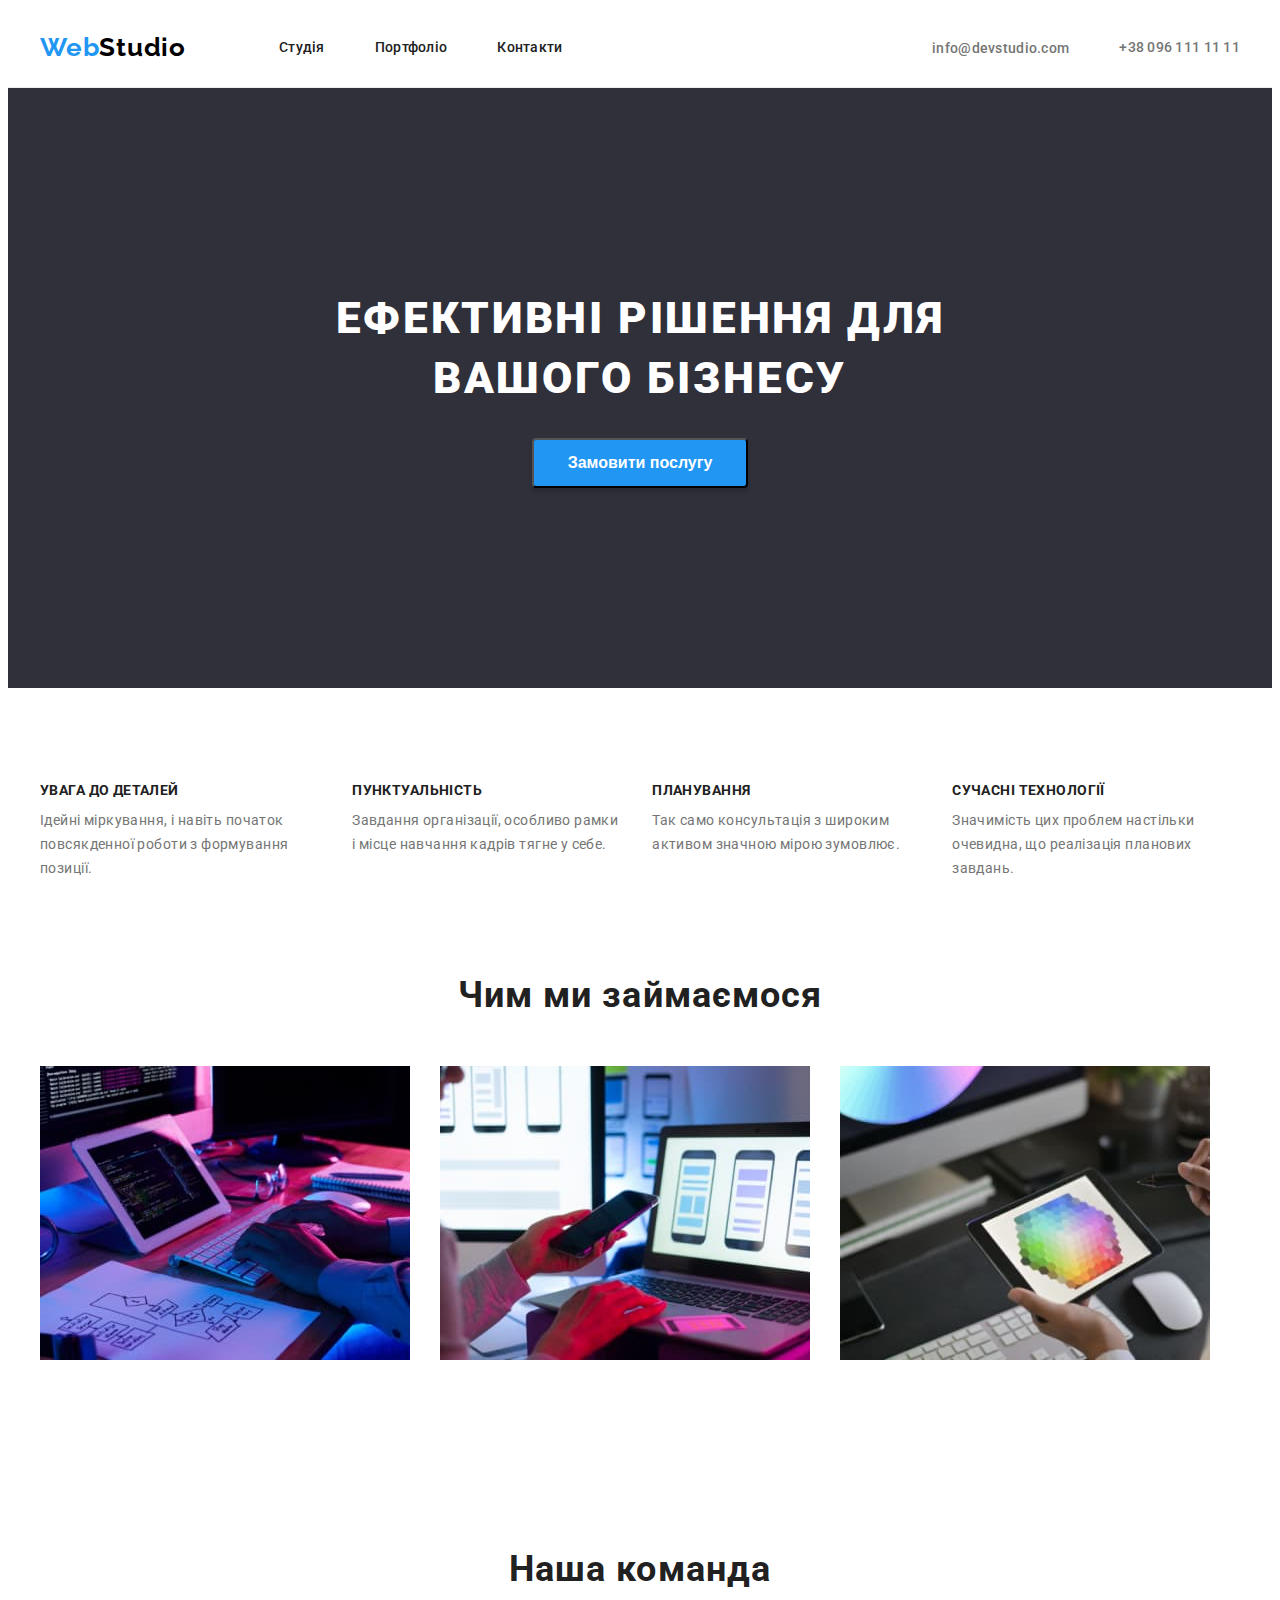
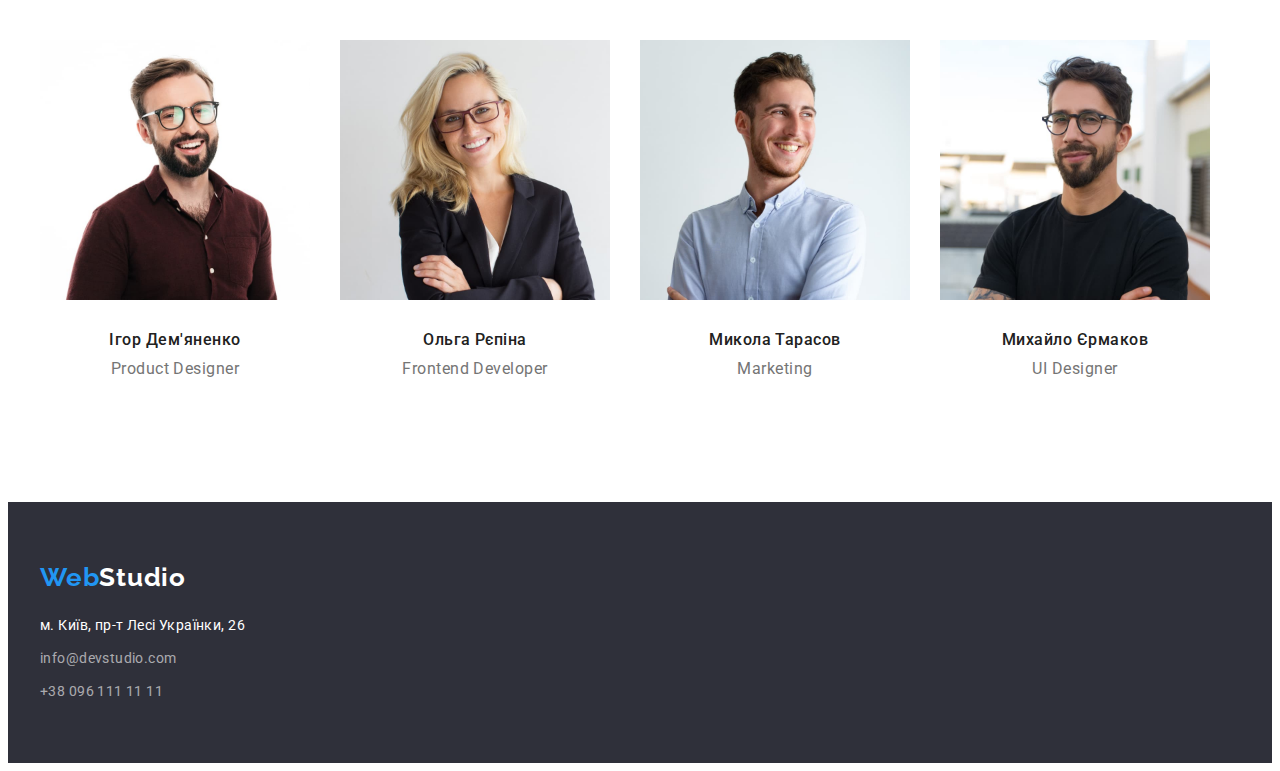
<file: index.html>
<!DOCTYPE html>
<html lang="uk">
<head>
    <meta charset="UTF-8">
    <meta http-equiv="X-UA-Compatible" content="IE=edge">
    <meta name="viewport" content="width=device-width, initial-scale=1.0">
        <title>Студія</title>
        <link rel="preconnect" href="https://fonts.googleapis.com">
        <link rel="preconnect" href="https://fonts.gstatic.com" crossorigin>
        <link href="https://fonts.googleapis.com/css2?family=Raleway:wght@700&family=Roboto:wght@400;500;700;900&display=swap" 
        rel="stylesheet">
        <!------- Modern normalize ------>
        <link rel="stylesheet" href="https://cdnjs.cloudflare.com/ajax/libs/modern-normalize/1.1.0/modern-normalize.min.css" integrity="sha512-wpPYUAdjBVSE4KJnH1VR1HeZfpl1ub8YT/NKx4PuQ5NmX2tKuGu6U/JRp5y+Y8XG2tV+wKQpNHVUX03MfMFn9Q==" crossorigin="anonymous" referrerpolicy="no-referrer" />
        <link rel="stylesheet" href="./css/style.css">
        
</head>
<body>
    <header class="container_work_prtfl general_container_header">
        <div class="container">
                <div class="header_container"> 
                    <div class="logo_container"> 
                        <a class="logo" href="">Web<span class="logo_header">Studio</span></a>
                    </div>
                    <nav>
                        <ul class="nav_list">
                            <li>
                                <a href="" class="nav_link">Студія</a></li>
                            <li>
                                <a href="./portfolio.html"class="nav_link">Портфоліо</a></li>
                            <li>
                                <a href=""class="nav_link">Контакти</a></li>
                        </ul>
                    </nav>
                        <div class="contact_container">
                            <a href="mailto:info@devstudio.com" class="header_mail">info@devstudio.com</a>
                            <a href="tel:+380961111111" class="header_tel">+38 096 111 11 11</a>
                        </div>
                </div>
        </div>
    </header>
    <main>
<section class="hero hero_section_container">
        <div class="container">
            <h1 class="hero_title">Ефективні рішення для вашого бізнесу</h1>
                <div class="container_hero_btn">
                    <button type="button" class="hero_btn">Замовити послугу</button>
            </div>
        </div>
    </section>

    <section class="section_container_features">
        <div class="container">
            <h2 hidden>Особливості</h2>
                    <ul class="container_list_features" >
                    <li class="list hero_list">
                            <h3 class="hero_catalogue">Увага до деталей</h3>
                            <p class="hero_description">Ідейні міркування, і навіть початок повсякденної роботи з формування позиції.</p>
                    </li>
                    <li class="list hero_list">
                        <h3 class="hero_catalogue">Пунктуальність</h3>
                        <p class="hero_description">Завдання організації, особливо рамки і місце навчання кадрів тягне у себе.</p>
                    </li>
                    <li class="list hero_list">
                        <h3 class="hero_catalogue">Планування</h3>
                        <p class="hero_description">Так само консультація з широким активом значною мірою зумовлює.</p>
                    </li>
                    <li class="list hero_list">
                        <h3 class="hero_catalogue">Сучасні технології</h3>
                        <p class="hero_description">Значимість цих проблем настільки очевидна, що реалізація планових завдань.</p>
                    </li>
                </ul>
              </div>    
    </section>
    <section class="section_container">
        <div class="container">
                <h2 class="hero_work">Чим ми займаємося</h2>
            <ul class="list list_hero_work">
                <li>
                    <img  src="./images/box_1.jpg" alt="Робочий процес" width="370" height="294">
                </li>
                <li>
                    <img src="./images/box_2.jpg" alt="Робочий процес" width="370" height="294">
                </li>
                <li>
                    <img src="./images/box_3.jpg" alt="Робочий процес" width="370" height="294">
                </li>
            </ul>
        </div>
    </section>
<section class="section_container">
    <div class="container container_team">
        <h2 class="hero_team">Наша команда</h2>
        <ul class="list list_hero_team">
            <li class="container_team_name">
                <img src="./images/img_1.jpg" alt="Працівник" width="270" height="260">
                <div class="container_about_team">
                    <h3 class="hero_team_name">Ігор Дем'яненко</h3>
                    <p class="hero_team_position">Product Designer</p>
                </div>
            </li>
            <li class="container_team_name">
                <img src="./images/img_2.jpg" alt="Працівник" width="270" height="260">
                <div class="container_about_team">
                    <h3 class="hero_team_name">Ольга Рєпіна</h3>
                    <p class="hero_team_position">Frontend Developer</p>
                </div>
            </li>
            <li class="container_team_name">
                <img src="./images/img_3.jpg" alt="Працівник" width="270" height="260">
                    <div class="container_about_team">
                        <h3 class="hero_team_name">Микола Тарасов</h3>
                        <p class="hero_team_position">Marketing</p>
                    </div>
            </li>
            <li class="container_team_name">
                <img src="./images/img_4.jpg" alt="Працівник" width="270" height="260">
                <div class="container_about_team">
                    <h3 class="hero_team_name">Михайло Єрмаков</h3>
                    <p class="hero_team_position">UI Designer</p>
                </div>  
            </li>
        </ul>
    </div>
</section>
    </main>
        <footer class="footer footer_container">
            <div class="container">
                <div class="logo_container_footer"> 
            <a href class="logo_footer" >Web<span class="logo_footer_part">Studio</span></a>
                </div>
            <address>
                <ul class="footer_adress">
                    <li class="list part_adress_li">
                            <a class="adress list" href="https://goo.gl/maps/mPQvmjuRFqu8Kfpr9" target="_blank" 
                            rel="noopener noreferrer nofollow"
                            >м. Київ, пр-т Лесі Українки, 26</a>
                    </li>
                    <li class="list part_adress_li">
                            <a class="footer_header_mail" href="mailto:info@devstudio.com">info@devstudio.com</a>
                    </li>
                            <li class="list">
                                <a class="footer_header_tel" href="tel:+380961111111">+38 096 111 11 11</a>
                    </li> 
                </ul>
            </address>
        </div>
        </footer>
</body>
</html>
</file>
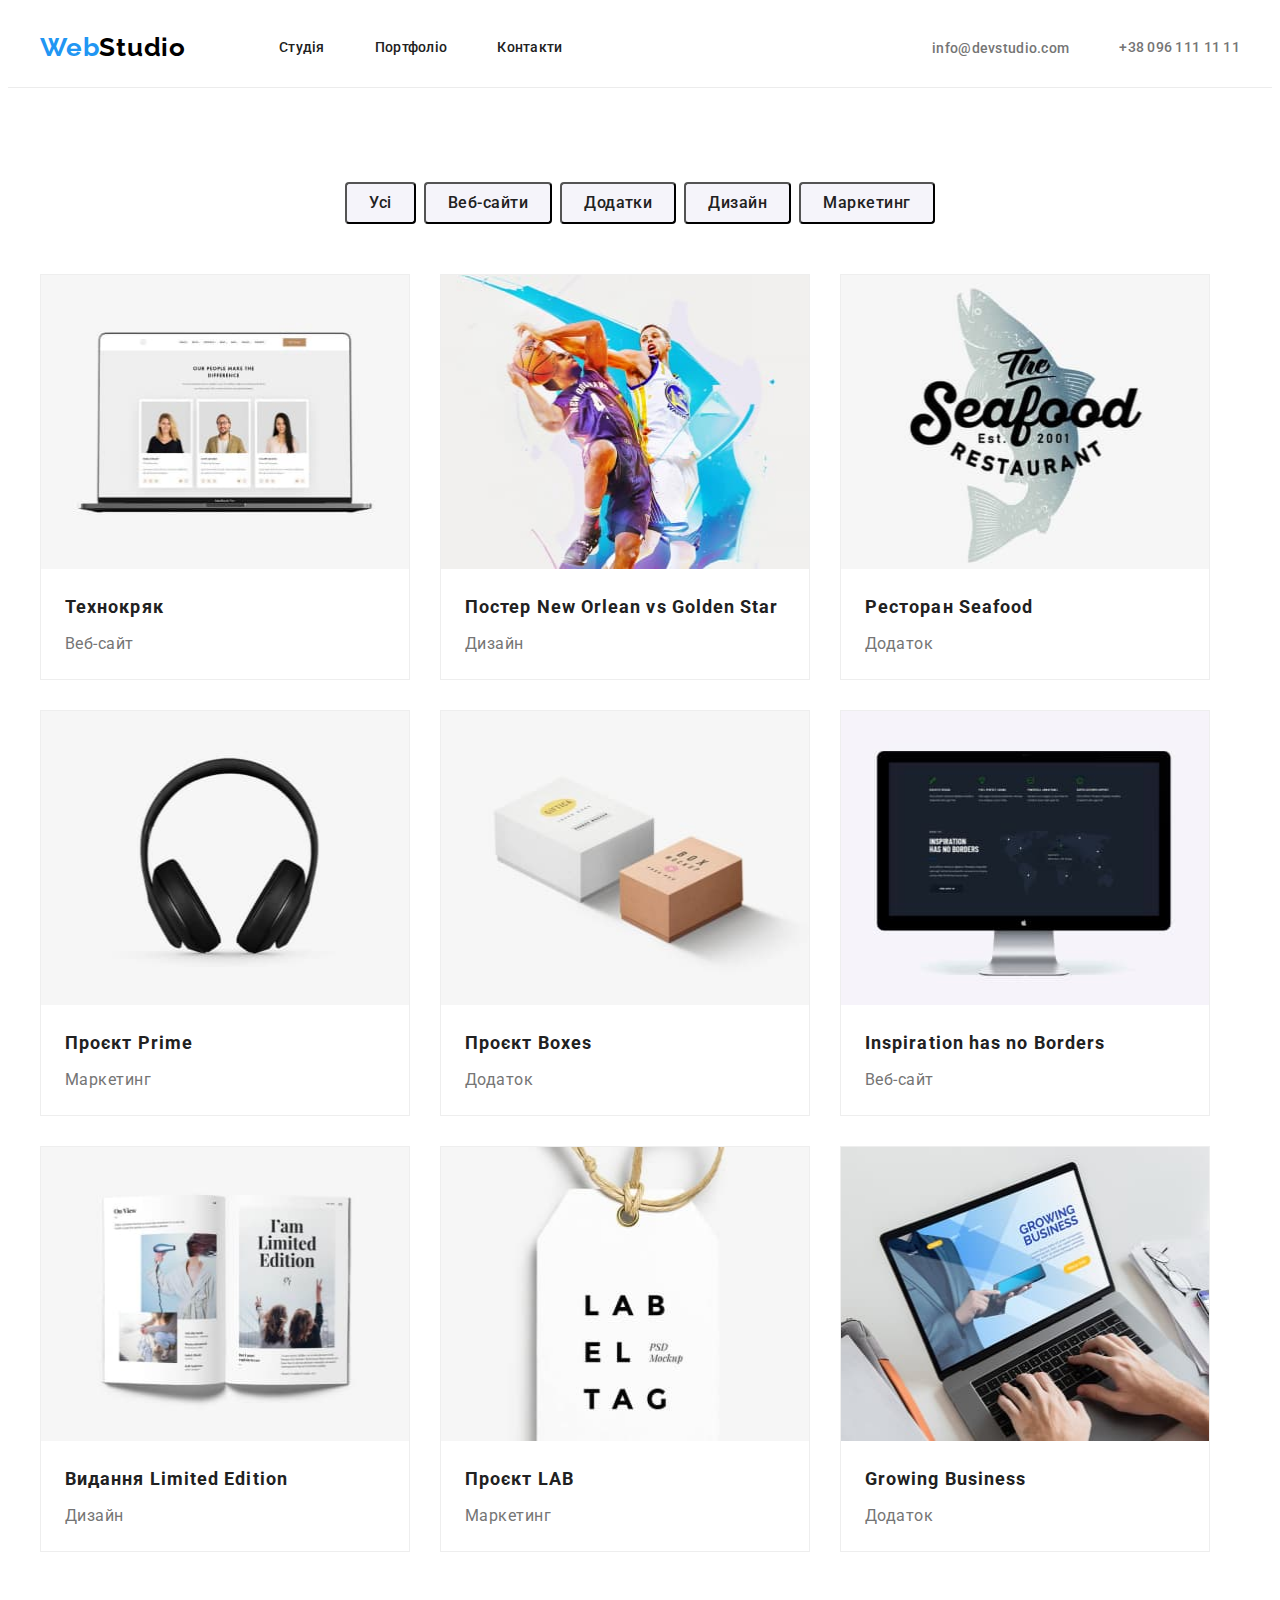
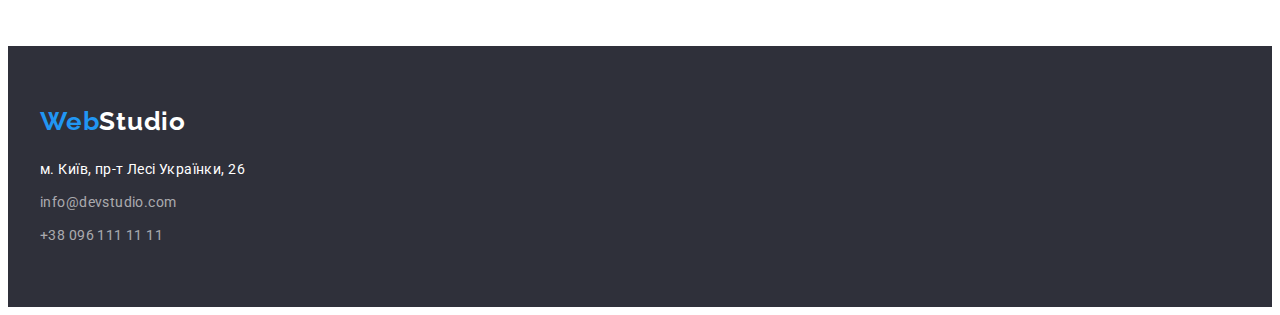
<file: portfolio.html>
<!DOCTYPE html>
<html lang="uk">
<head>
    <title>Портфоліо</title>
    <link rel="preconnect" href="https://fonts.googleapis.com">
        <link rel="preconnect" href="https://fonts.gstatic.com" crossorigin>
        <link href="https://fonts.googleapis.com/css2?family=Raleway:wght@700&family=Roboto:wght@400;500;700;900&display=swap" 
        rel="stylesheet">
        <link rel="stylesheet" href="https://cdnjs.cloudflare.com/ajax/libs/modern-normalize/1.1.0/modern-normalize.min.css" integrity="sha512-wpPYUAdjBVSE4KJnH1VR1HeZfpl1ub8YT/NKx4PuQ5NmX2tKuGu6U/JRp5y+Y8XG2tV+wKQpNHVUX03MfMFn9Q==" crossorigin="anonymous" referrerpolicy="no-referrer" />
        <link rel="stylesheet" href="./css/style.css">
</head>
<body>
    <header class="container_work_prtfl general_container_header">
        <div class="container">
            <div class="header_container"> 
                <div class="logo_container"> 
                    <a class="logo" href="">Web<span class="logo_header">Studio</span></a>
                </div>
                <nav>
                    <ul class="nav_list">
                        <li class="nav_item">
                            <a href="" class="nav_link">Студія</a></li>
                        <li class="nav_item">
                            <a href="./portfolio.html"class="nav_link">Портфоліо</a></li>
                        <li class="nav_item">
                            <a href=""class="nav_link">Контакти</a></li>
                    </ul>
                </nav>
                    <div class="contact_container">
                        <a href="mailto:info@devstudio.com" class="header_mail">info@devstudio.com</a>
                        <a href="tel:+380961111111" class="header_tel">+38 096 111 11 11</a>
                    </div>
            </div>
    </div>
</header>
            <main>
                    <section class="essential">
                        <div class="container">
                    <h1 hidden>Портфоліо</h1>
                    <ul class="list button_container">
                        <li><button type="button" class="btn_prtfl">Усі</button></li>
                        <li><button type="button" class="btn_prtfl">Веб-сайти</button></li>
                        <li><button type="button" class="btn_prtfl">Додатки</button></li>
                    <li><button type="button" class="btn_prtfl">Дизайн</button></li>
                    <li><button type="button" class="btn_prtfl">Маркетинг</button></li>
                    </ul>
                    <ul class="list prtfl_container">
                        <li class="container_work">
                            <img src="./images/portfolio/img.jpg" alt="Проект" width="368" height="294">
                            <div class="prtfl_container_work">
                                <h2 class="title_work">Технокряк</h2>
                                <p class="type_work">Веб-сайт</p>
                            </div>
                        </li>
                        <li class="container_work">
                            <img src="./images/portfolio/img(1).jpg" alt="Проект" width="368" height="294">
                                <div class="prtfl_container_work">
                                    <h2 class="title_work">Постер New Orlean vs Golden Star</h2>
                                    <p class="type_work">Дизайн</p>
                                </div>
                            </li>
                            <li class="container_work">
                            <img src="./images/portfolio/img(2).jpg" alt="Проект" width="368" height="294">
                            <div class="prtfl_container_work">
                                <h2 class="title_work">Ресторан Seafood</h2>
                                <p class="type_work">Додаток</p>
                            </div>
                            </li>
                            <li class="container_work">
                            <img src="./images/portfolio/img(3).jpg" alt="Проект" width="368" height="294">
                            <div class="prtfl_container_work">
                                <h2 class="title_work">Проєкт Prime</h2>
                                <p class="type_work">Маркетинг</p>
                            </div>    
                        </li>
                            <li class="container_work">
                            <img src="./images/portfolio/img(4).jpg" alt="Проект" width="368" height="294">
                                <div class="prtfl_container_work">
                                    <h2 class="title_work">Проєкт Boxes</h2>
                                    <p class="type_work">Додаток</p>
                                </div>
                            </li>
                            <li class="container_work">
                            <img src="./images/portfolio/img(5).jpg" alt="Проект" width="368" height="294">
                                <div class="prtfl_container_work">
                                    <h2 class="title_work">Inspiration has no Borders</h2>
                                    <p class="type_work">Веб-сайт</p>
                                </div>
                            </li>
                            <li class="container_work">
                            <img src="./images/portfolio/img(6).jpg" alt="Проект" width="368" height="294">
                                 <div class="prtfl_container_work">
                                    <h2 class="title_work">Видання Limited Edition</h2>
                                    <p class="type_work">Дизайн</p>
                                </div>
                        </li>
                        <li class="container_work">
                            <img src="./images/portfolio/img(7).jpg" alt="Проект" width="368" height="294">
                                <div class="prtfl_container_work">    
                                    <h2 class="title_work">Проєкт LAB</h2>
                                    <p class="type_work">Маркетинг</p>
                                </div>
                        </li>
                        <li class="container_work">
                            <img src="./images/portfolio/img(8).jpg" alt="Проект" width="368" height="294">
                                <div class="prtfl_container_work">
                                    <h2 class="title_work">Growing Business</h2>
                                    <p class="type_work">Додаток</p>
                                </div>
                        </li>
                    </ul>
                    </section>
                </div>
            </main>
            <footer class="footer footer_container">
                <div class="container">
                    <div class="logo_container_footer"> 
                <a href class="logo_footer" >Web<span class="logo_footer_part">Studio</span></a>
                    </div>
                <address>
                    <ul class="footer_adress">
                        <li class="list">
                            <div class="part_adress_li">
                                <a class="adress list" href="https://goo.gl/maps/mPQvmjuRFqu8Kfpr9" target="_blank" 
                                rel="noopener noreferrer nofollow"
                                >м. Київ, пр-т Лесі Українки, 26</a>
                            </div>
                        </li>
                        <li class="list">
                            <div class="part_adress_li">
                                <a class="footer_header_mail" href="mailto:info@devstudio.com">info@devstudio.com</a>
                            </div>
                        </li>
                                <li class="list">
                                    <a class="footer_header_tel" href="tel:+380961111111">+38 096 111 11 11</a>
                        </li> 
                    </ul>
                </address>
            </div>
            </footer>
        </body>
   
        </html>
</file>
<file: css/style.css>
:root {
    --main-title-color: #FFFFFF;
    --button-color: #2196F3;
    --secondary-button-color: #F5F4FA;
    --secondary-title-color: #757575;
    --hero-background: #2F303A;
    --hero-catalogue: #212121;
    --footer-color:rgba(255, 255, 255, 0.6);
    --main-color:#000000;
}
body {
    font-family: 'Raleway', sans-serif;
    font-family: 'Roboto', sans-serif;
}
.container {
    width: 1200px;
    padding-right: 15px;
    padding-left: 15px;
    margin-left: auto;
    margin-right: auto;
}
.logo {
    font-family: 'Raleway';
    font-weight: 700;
    font-size: 26px;
    line-height: calc(31/26);
    letter-spacing: 0.03em;
    color: var(--button-color);
    text-decoration: none;
}


.logo_header {
    color: var(--main-color);
    text-decoration: none;
    align-items: center;
}

.logo_container {
    display: flex;
    align-items: center;
    margin-right: 93px;
    margin-left: 0;

}

h1,
h2, 
h3,
h4, 
h5, 
h6, 
p {
margin: 0;
}

ul {
    margin: 0;
    border: 0;
}
.nav_list {
    display: flex;
    align-items: center;
    gap: 50px;
    font-weight: 500;
    font-size: 14px;
    line-height: 1.14;
    letter-spacing: 0.02em;
    color: var(--hero-catalogue);
    list-style: none;
    text-decoration: none;
    margin: 0;
    padding-left: 0;

}
.nav_item {
    font-weight: 500;
    font-size: 14px;
    line-height: 1.14;
    letter-spacing: 0.02em;
    color: var(--hero-catalogue);
    list-style: none;
    text-decoration: none;
    margin: 0;
    border: 0;
}
.nav_link {
    font-weight: 500;
    font-size: 14px;
    line-height: 1.14;
    letter-spacing: 0.02em;
    color: var(--hero-catalogue);
    list-style: none;
    text-decoration: none;
    margin: 0;
}
.nav_link:hover, .nav_link:focus {
    color: var(--button-color);
}
.header_tel {
    font-weight: 500;
    font-size: 14px;
    line-height: 1.14;
    letter-spacing: 0.02em;
    color: var(--secondary-title-color);
    text-decoration: none;
}

.header_mail {
    font-weight: 500;
    font-size: 14px;
    line-height: calc(16/14);
    letter-spacing: 0.02em;
    color: var(--secondary-title-color);
    text-decoration: none;

}

.header_mail:hover, .header_mail:focus {
    color: var(--button-color);
}

.header_tel:hover, .header_tel:focus {
        color: var(--button-color);
    }
.contact_container {
    display: flex;
    align-items: center;
    margin-left: auto;
    gap: 50px;
    align-items: left;
}
   

.general_container_header {
    padding-top: 24px;
    padding-bottom: 24px;
    display: flex;
    align-items: center;
}
.header_container {
    display: flex;
    align-items: center;
}

/*Hero section*/

.hero_section_container {
    padding-top: 94px;
    padding-bottom: 94px;
}
.hero_btn { 
    min-width: 216px;
    min-height: 50px;
    font-family: 'Roboto' sans-serif;
    font-weight: 700;
    font-size: 16px;
    line-height: calc(30/16);
    display: flex;
    text-align: center;
    align-items: center;
    color: var(--main-title-color);
    background: var(--button-color);
    box-shadow: 0px 4px 4px rgba(0, 0, 0, 0.15);
    border-radius: 4px;
    cursor: pointer;
    display: block;
    margin: 0 auto;
}

.hero_btn:hover, .hero_btn:focus {
    border-color: var(--main-title-color);
}
.hero{
    background: var(--hero-background);
    padding: 200px 0;
}

.hero_title {
    font-weight: 900;
    font-size: 44px;
    line-height: calc(60/44);
    text-align: center;
    letter-spacing: 0.06em;
    text-transform: uppercase;
    color: var(--main-title-color);
    margin-right: 237px;
    margin-left: 237px;
    margin-bottom: 30px;
}


/*----------Section Features---------------*/
.section_container_features {
    padding-top: 94px;
    padding-bottom: 0;
}
.hero_list {
    min-width: 270px;
    align-content: flex-start;
}
.hero_catalogue {
    margin-bottom: 10px;
    font-weight: 700;
    font-size: 14px;
    line-height: calc(16/14);
    letter-spacing: 0.03em;
    text-transform: uppercase;
    color: var(--hero-catalogue)
}
    
.container_list_features { 
    display: flex;
    justify-content: space-between;
    gap: 30px;
    padding-left: 0;
}

.hero_description {
    font-weight: 400;
    font-size: 14px;
    line-height: calc(24/14);
    letter-spacing: 0.03em;
    color: var(--secondary-title-color);
}
/*--------Section work process--------------*/
.section_container {
    padding-top: 94px;
    padding-bottom: 94px;
}
.hero_work {
    margin-bottom: 50px;
    font-weight: 700;
    font-size: 36px;
    line-height: calc(42/36);
    text-align: center;
    letter-spacing: 0.03em;
    color: var(--hero-catalogue);
}

/*--------Section Team--------------*/
.container_about_team {
    padding-bottom: 30px;
    padding-top: 30px;
}
.hero_team {
    margin-bottom: 50px;
    font-weight: 700;
    font-size: 36px;
    line-height: calc(42/36);
    text-align: center;
    letter-spacing: 0.03em;
    color: var(--hero-catalogue);

}
.hero_team_name {
    padding-bottom: 10px;
    font-weight: 500;
    font-size: 16px;
    line-height: calc(19/16);
    text-align: center;
    letter-spacing: 0.03em;
    color: var(--hero-catalogue);
}
.list_hero_work {
    gap: 30px;
}
.hero_team_position{
    font-weight: 400;
    font-size: 16px;
    line-height: calc(19/16);
    text-align: center;
    letter-spacing: 0.03em;
    color: var(--secondary-title-color);
}
.list_hero_team {
    gap: 30px;
}
/*------------FOOTER--------------*/
.footer {
    background-color: var(--hero-background);
}
.logo_footer {
    font-family: 'Raleway';
    font-weight: 700;
    font-size: 26px;
    line-height: calc(31/26);
    letter-spacing: 0.03em;
    color: var(--button-color);
    text-decoration: none;
}
.logo_footer_part {
    color: var(--main-title-color);
    text-decoration: none;
    list-style: none;
    text-decoration: none;
}
.part_adress_li {
    margin-bottom: 9px;
    display: inline-block;
}
.footer_adress {
    padding-left: 0;
}
.footer_container {
    padding-top: 60px;
    padding-bottom: 60px;
    min-width: 231px;
    min-height: 81px;
    display: flex;

}

.adress {
    font-style: normal;
    font-weight: 400;
    font-size: 14px;
    line-height: calc(24/14);
    letter-spacing: 0.03em;
    color: var(--main-title-color);
    text-decoration: none;
}

.footer_header_mail {
    font-style: normal;
    font-weight: 400;
    font-size: 14px;
    line-height: calc(24/14);
    letter-spacing: 0.03em;
    color: var(--footer-color);
    text-decoration: none;
}

.footer_header_tel {
    font-style: normal;
    font-weight: 400;
    font-size: 14px;
    line-height: calc(24/14);
    letter-spacing: 0.03em;
    color: var(--footer-color);
    text-decoration: none;
}
.logo_container_footer {
    padding-left: 0;
    margin-bottom: 20px;
    display: flex;
}

.list {
    list-style: none;
    padding: 0;
    display: flex;
    flex-wrap: wrap;
}
img {
    display: block;
}

.btn_prtfl {

    padding-bottom: 6px;
    padding-top: 6px;
    padding-left: 22px;
    padding-right: 22px;
    font-family: 'Roboto';
    font-weight: 500;
    font-size: 16px;
    line-height: calc(26/16);
    text-align: center;
    letter-spacing: 0.03em;
    color: var(--hero-catalogue);
    cursor: pointer;
    background: var(--secondary-button-color);
    border-radius: 4px;
    display: inline;
    align-items: center;
    cursor: pointer;
}
.btn_prtfl:hover, .btn_prtfl:focus {
    background: var(--button-color);
    color: var(--main-title-color)
}
.essential {
    padding-top: 94px;
    padding-bottom: 94px;
}
.button_container {
    margin-bottom: 50px;
    gap: 8px;
    display: flex;
    justify-content: center;
    
}
.title_work {
    margin-bottom: 4px;
    font-size: 18px;
    line-height: calc(36/18);
    letter-spacing: 0.06em;
    color: var(--hero-catalogue);
}
.type_work {
    font-weight: 400;
    font-size: 16px;
    line-height: calc(30/16);
    letter-spacing: 0.03em;
    color: var(--secondary-title-color);
}
.title_work:hover, .title_work:focus 
{
      color: var(--button-color); 
}
.prtfl_container {
    gap: 30px;
}
.adress:hover,:focus {
    color: var(--button-color);
}
.footer_header_mail:hover, .footer_header_mail:focus {
    color: var(--button-color);
}

.footer_header_tel:hover, .footer_header_tel:focus {
    color: var(--button-color);
}

.prtfl_container_work {
    padding-top: 20px;
    padding-bottom: 20px;
    padding-left: 24px;
    padding-right: 24px;
}

.container_work {
    border-bottom: 1px;
    border-top: 1px;
    border-left: 1px;
    border-right: 1px;
    border-style: solid;
    border-color: #EEEEEE;
}
.container_work_prtfl {
    border-bottom: 1px;
    border-top: 0px;
    border-left: 0px;
    border-right: 0px;
    border-style: solid;
    border-color: #ECECEC; 
    
}
</file>
